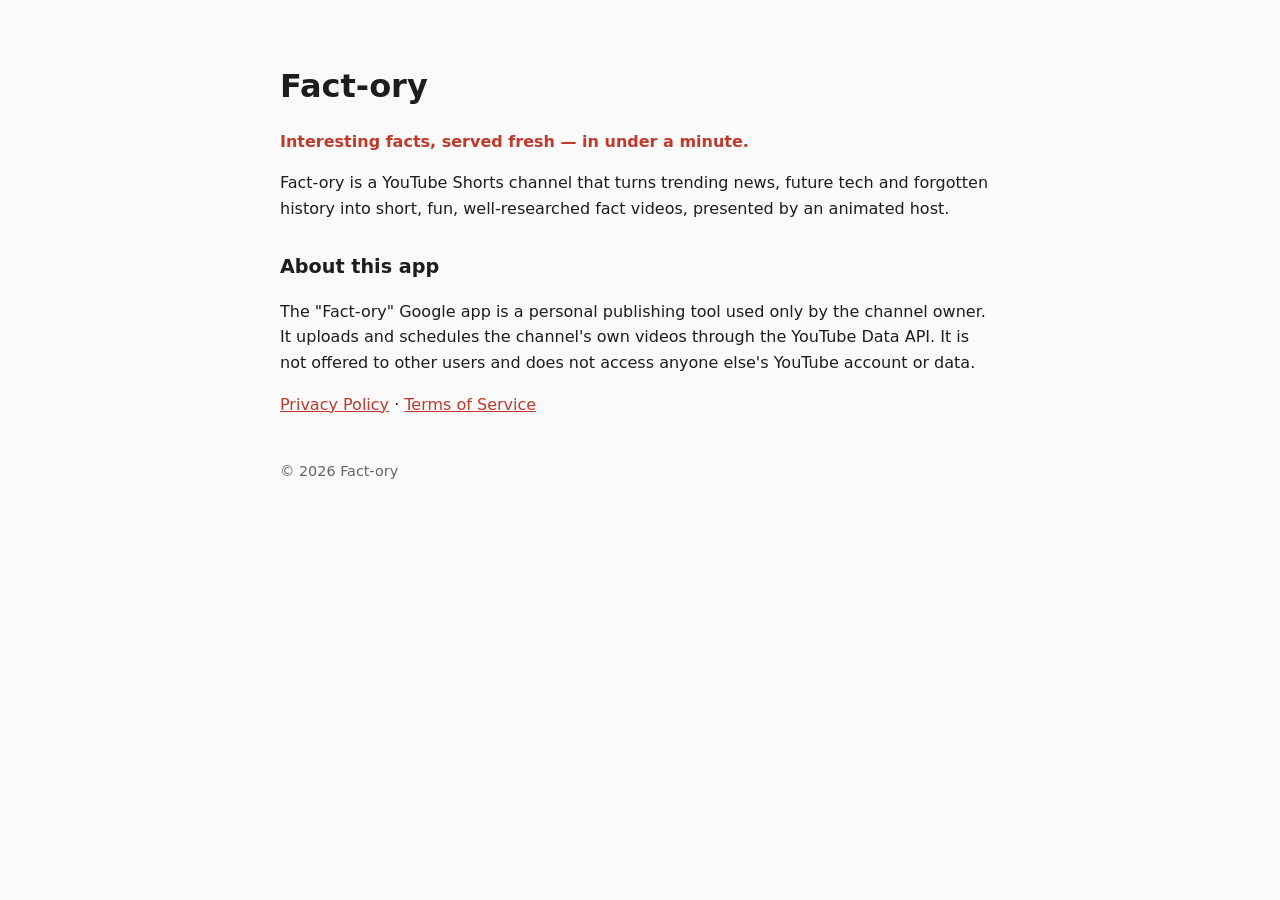
<file: index.html>
<!DOCTYPE html>
<html lang="en">
<head>
<meta charset="utf-8">
<meta name="viewport" content="width=device-width, initial-scale=1">
<title>Fact-ory — fun facts in under a minute</title>
<meta name="description" content="Fact-ory makes short, fun, well-researched fact videos for YouTube Shorts.">
<link rel="stylesheet" href="style.css">
</head>
<body>
<h1>Fact-ory</h1>
<p class="tag">Interesting facts, served fresh — in under a minute.</p>
<p>Fact-ory is a YouTube Shorts channel that turns trending news, future tech and forgotten history into short,
fun, well-researched fact videos, presented by an animated host.</p>

<h2>About this app</h2>
<p>The "Fact-ory" Google app is a personal publishing tool used only by the channel owner. It uploads and schedules
the channel's own videos through the YouTube Data API. It is not offered to other users and does not access
anyone else's YouTube account or data.</p>

<p><a href="privacy/">Privacy Policy</a> · <a href="terms/">Terms of Service</a></p>

<footer>© 2026 Fact-ory</footer>
</body>
</html>
</file>
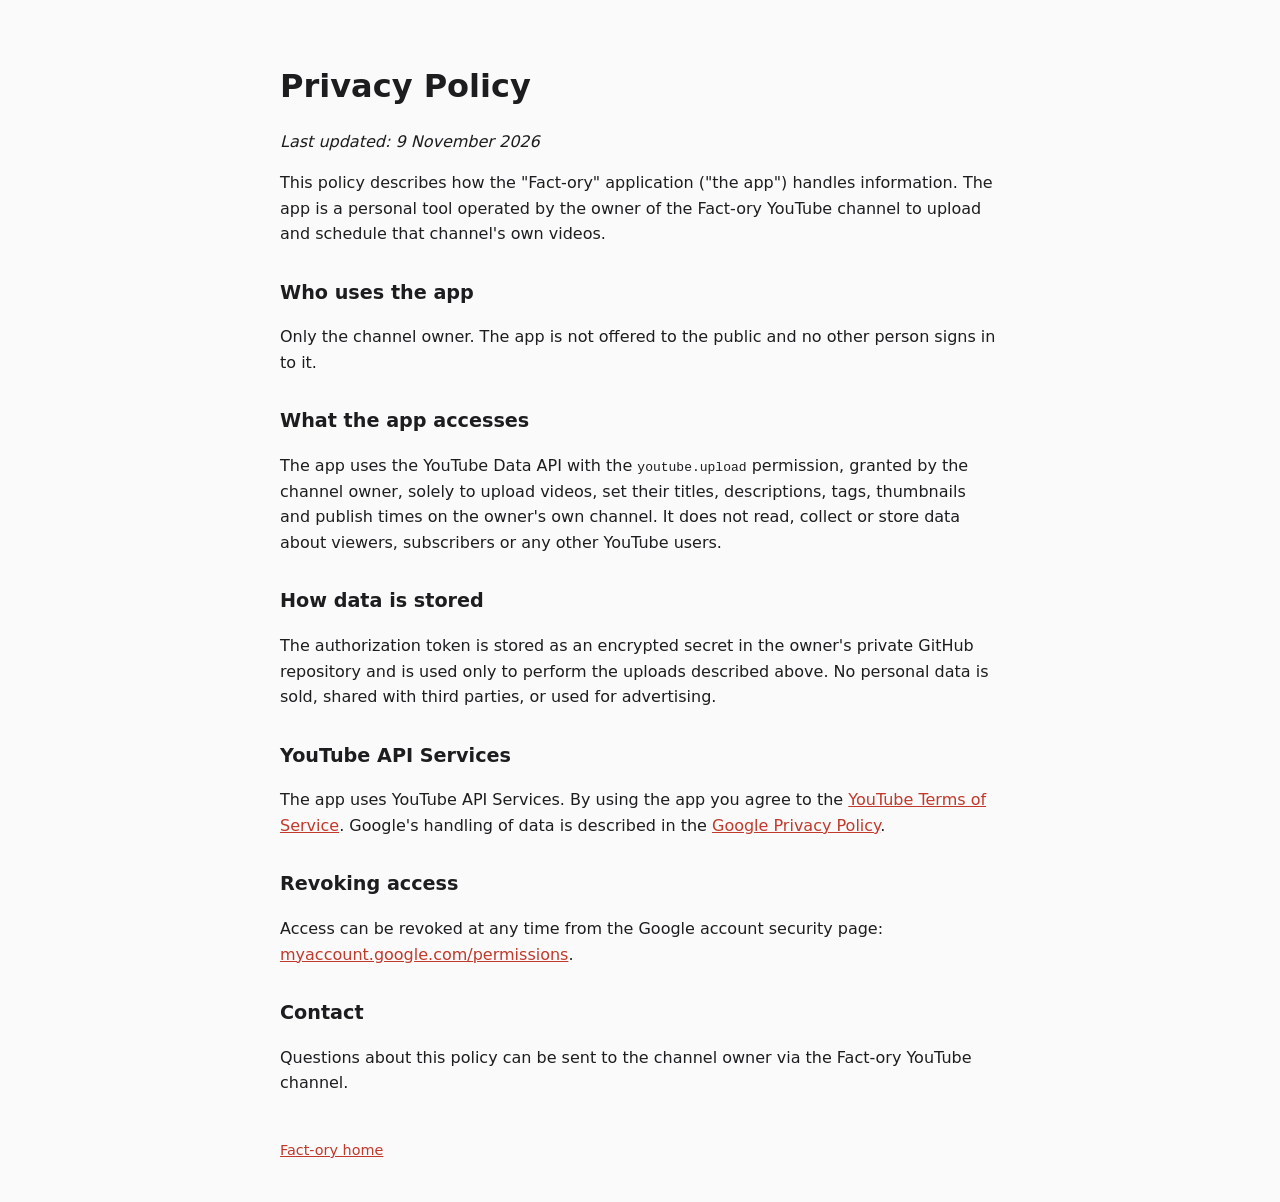
<file: privacy/index.html>
<!DOCTYPE html>
<html lang="en">
<head>
<meta charset="utf-8">
<meta name="viewport" content="width=device-width, initial-scale=1">
<title>Privacy Policy — Fact-ory</title>
<link rel="stylesheet" href="../style.css">
</head>
<body>
<h1>Privacy Policy</h1>
<p><em>Last updated: 9 November 2026</em></p>

<p>This policy describes how the "Fact-ory" application ("the app") handles information. The app is a personal
tool operated by the owner of the Fact-ory YouTube channel to upload and schedule that channel's own videos.</p>

<h2>Who uses the app</h2>
<p>Only the channel owner. The app is not offered to the public and no other person signs in to it.</p>

<h2>What the app accesses</h2>
<p>The app uses the YouTube Data API with the <code>youtube.upload</code> permission, granted by the channel owner,
solely to upload videos, set their titles, descriptions, tags, thumbnails and publish times on the owner's own channel.
It does not read, collect or store data about viewers, subscribers or any other YouTube users.</p>

<h2>How data is stored</h2>
<p>The authorization token is stored as an encrypted secret in the owner's private GitHub repository and is used only
to perform the uploads described above. No personal data is sold, shared with third parties, or used for advertising.</p>

<h2>YouTube API Services</h2>
<p>The app uses YouTube API Services. By using the app you agree to the
<a href="https://www.youtube.com/t/terms">YouTube Terms of Service</a>. Google's handling of data is described in the
<a href="https://policies.google.com/privacy">Google Privacy Policy</a>.</p>

<h2>Revoking access</h2>
<p>Access can be revoked at any time from the Google account security page:
<a href="https://myaccount.google.com/permissions">myaccount.google.com/permissions</a>.</p>

<h2>Contact</h2>
<p>Questions about this policy can be sent to the channel owner via the Fact-ory YouTube channel.</p>

<footer><a href="../">Fact-ory home</a></footer>
</body>
</html>
</file>
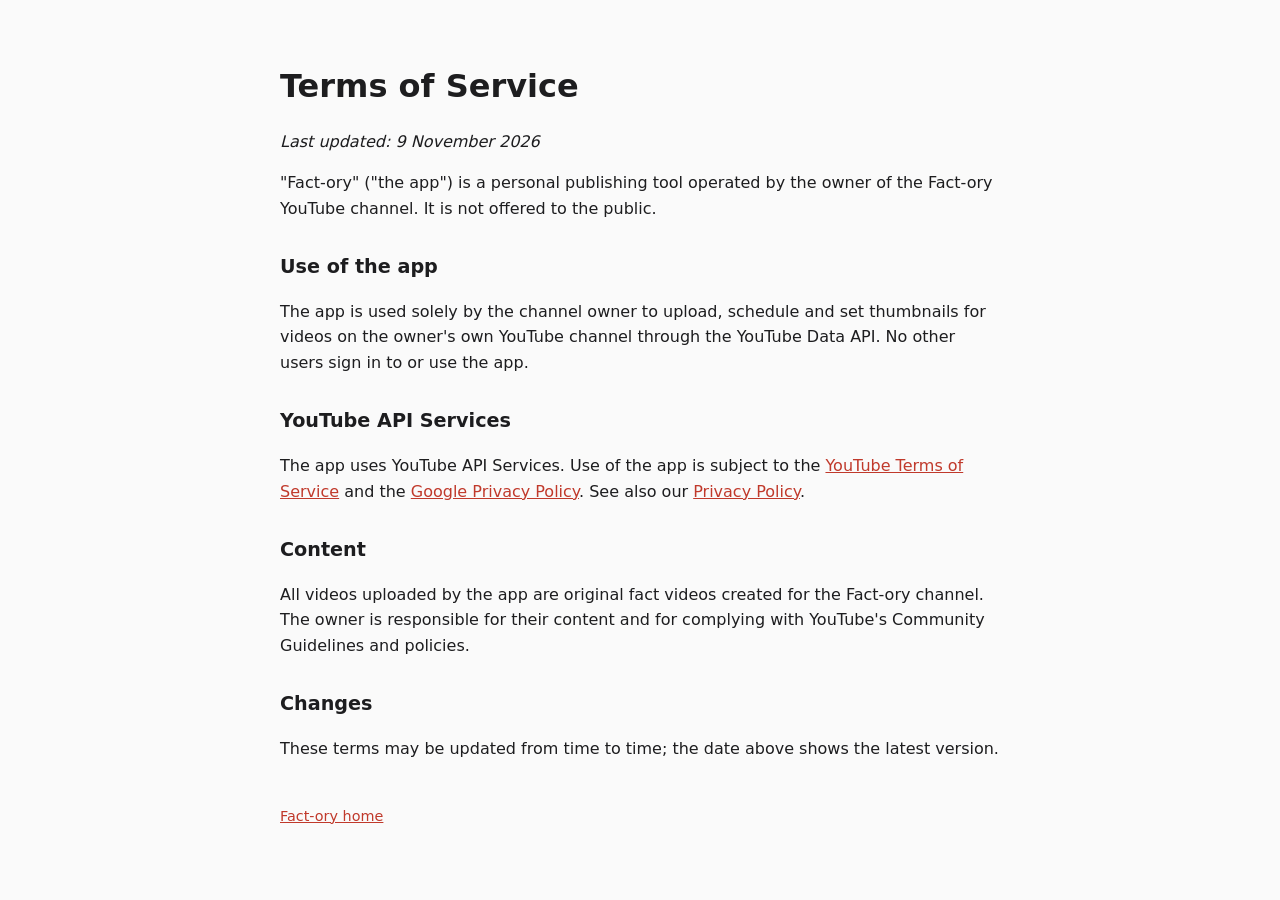
<file: terms/index.html>
<!DOCTYPE html>
<html lang="en">
<head>
<meta charset="utf-8">
<meta name="viewport" content="width=device-width, initial-scale=1">
<title>Terms of Service — Fact-ory</title>
<link rel="stylesheet" href="../style.css">
</head>
<body>
<h1>Terms of Service</h1>
<p><em>Last updated: 9 November 2026</em></p>

<p>"Fact-ory" ("the app") is a personal publishing tool operated by the owner of the Fact-ory YouTube channel.
It is not offered to the public.</p>

<h2>Use of the app</h2>
<p>The app is used solely by the channel owner to upload, schedule and set thumbnails for videos on the owner's own
YouTube channel through the YouTube Data API. No other users sign in to or use the app.</p>

<h2>YouTube API Services</h2>
<p>The app uses YouTube API Services. Use of the app is subject to the
<a href="https://www.youtube.com/t/terms">YouTube Terms of Service</a> and the
<a href="https://policies.google.com/privacy">Google Privacy Policy</a>. See also our
<a href="../privacy/">Privacy Policy</a>.</p>

<h2>Content</h2>
<p>All videos uploaded by the app are original fact videos created for the Fact-ory channel. The owner is responsible
for their content and for complying with YouTube's Community Guidelines and policies.</p>

<h2>Changes</h2>
<p>These terms may be updated from time to time; the date above shows the latest version.</p>

<footer><a href="../">Fact-ory home</a></footer>
</body>
</html>
</file>
<file: style.css>
body{font-family:system-ui,-apple-system,Segoe UI,Roboto,sans-serif;max-width:720px;margin:0 auto;padding:40px 20px;line-height:1.6;color:#1d1d1f;background:#fafafa}
h1{font-size:2rem;margin-bottom:.2em}h2{margin-top:1.6em;font-size:1.2rem}
.tag{color:#c0392b;font-weight:600}a{color:#c0392b}footer{margin-top:3em;font-size:.9rem;color:#666}
</file>
